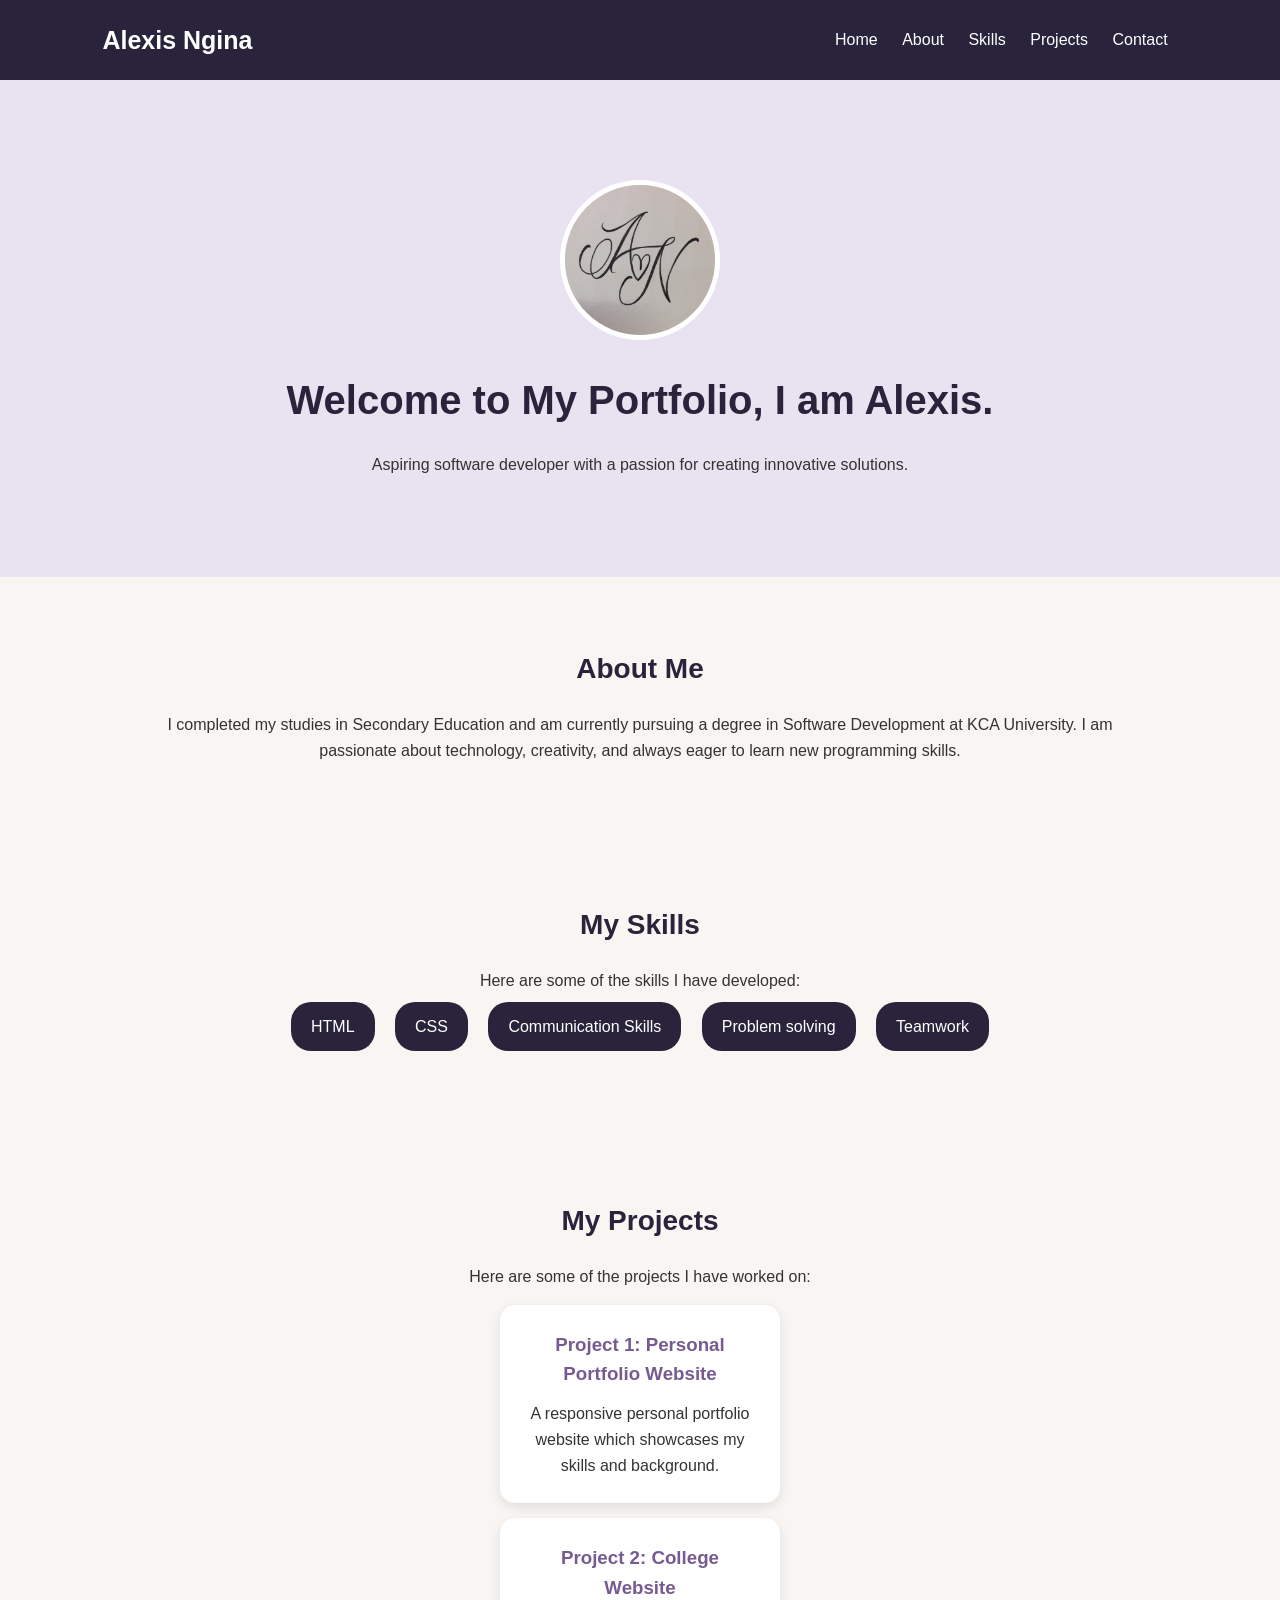
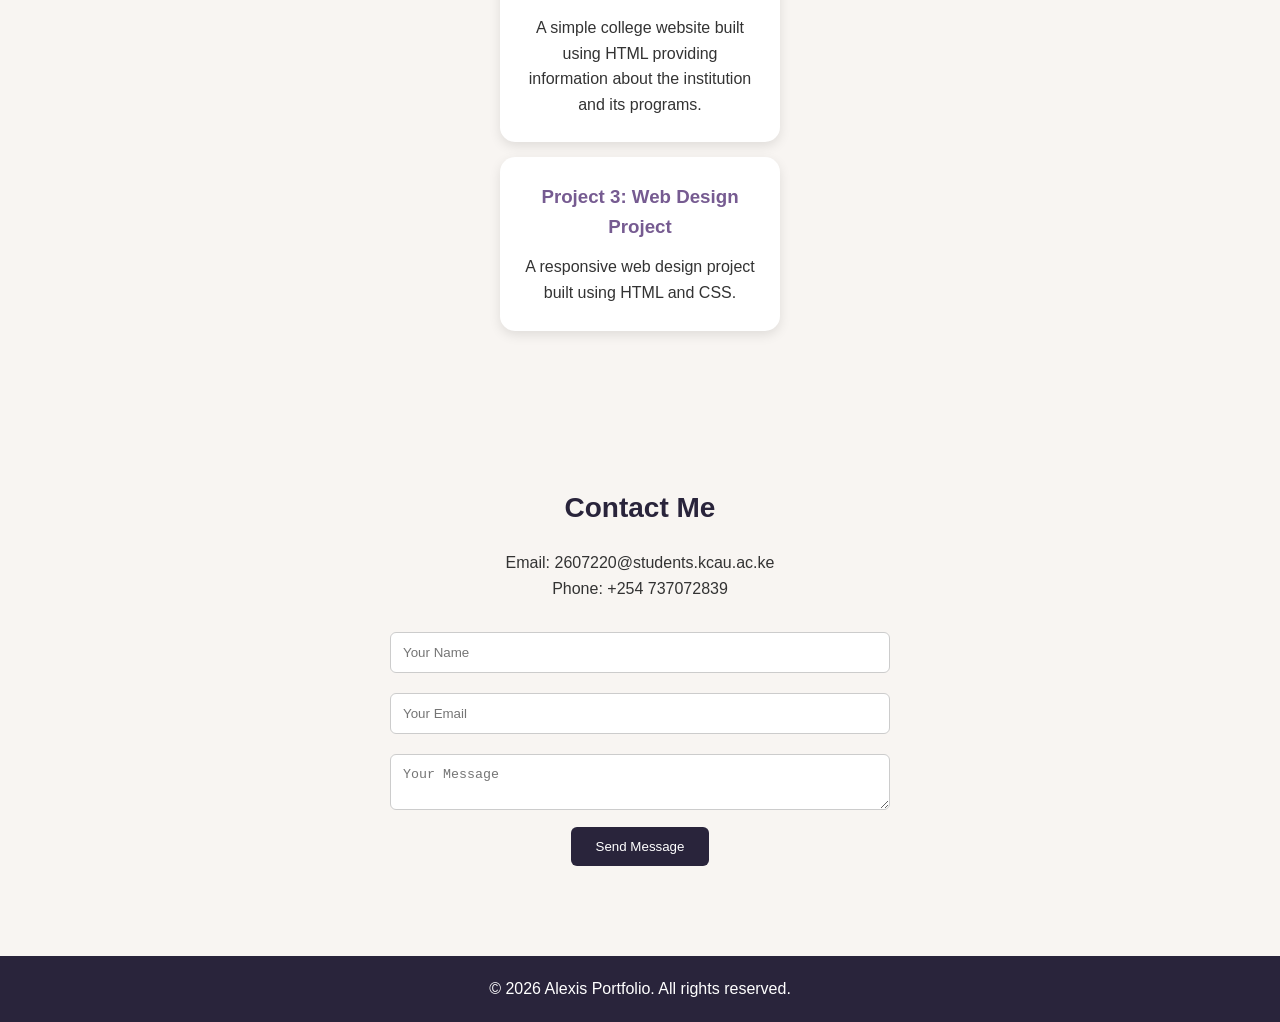
<file: personal portfolio/index.html>
<!DOCTYPE html>
<html lang="en">
<head>
    <meta charset="UTF-8">
    <meta name="viewport" content="width=device-width, initial-scale=1.0">
    <title>Alexis Portfolio</title>
    <link rel="stylesheet" href="style.css">
</head>
<body>
    <header>
        <h1>Alexis Ngina</h1>
        <nav>
            <a href="#home">Home</a>
            <a href="#about">About</a>
            <a href="#skills">Skills</a>
            <a href="#projects">Projects</a>
            <a href="#contact">Contact</a>
        </nav>
    </header>
        <section id="home">
            <img src="images/profile.jpg" alt="Alexis Ngina" class="profile-picture">
            <h2>Welcome to My Portfolio, I am Alexis.</h2>
            <p>Aspiring software developer with a passion for creating innovative solutions.</p>
        </section>

        <section id="about">
            <h2>About Me</h2>
            <p>I completed my studies in Secondary Education and am currently pursuing a degree in Software Development at KCA University. I am passionate about technology, creativity, and always eager to learn new programming skills.</p>
        </section>

        <section id="skills">
            <h2>My Skills</h2>
            <p>Here are some of the skills I have developed:</p>
            <ul>
                <li>HTML</li>
                <li>CSS</li>
                <li>Communication Skills</li>
                <li>Problem solving</li>
                <li>Teamwork</li>
            </ul>
        </section>

        <section id="projects">
            <h2>My Projects</h2>
            <p>Here are some of the projects I have worked on:</p>
            <div class="project">
                <h3>Project 1: Personal Portfolio Website</h3>
                <p>A responsive personal portfolio website which showcases my skills and background.</p>
            </div>
            <div class="project">
                <h3>Project 2: College Website</h3>
                <p>A simple college website built using HTML providing information about the institution and its programs.</p>
            </div>
            <div class="project">
                <h3>Project 3: Web Design Project</h3>
                <p>A responsive web design project built using HTML and CSS.</p>
            </div>
        </section>

        <section id="contact">
            <h2>Contact Me</h2>
            <p>Email: 2607220@students.kcau.ac.ke</p>
            <p>Phone: +254 737072839</p>
            <form>
                <input type="text" placeholder="Your Name" required>
                <input type="email" placeholder="Your Email" required>
                <textarea placeholder="Your Message" required></textarea>
                <button type="submit">Send Message</button>
            </form>
        </section>
        <footer>
            <p>&copy; 2026 Alexis Portfolio. All rights reserved.</p>
        </footer>
        </body>
</html>
</file>
<file: personal portfolio/style.css>
/* General styling */
* {
    margin: 0;
    padding: 0;
    box-sizing: border-box;
    scroll-behavior: smooth;
}

body {
    font-family: Arial, sans-serif;
    background-color: #f8f5f2;
    color: #333;
    line-height: 1.6;
}

/* Header */
header {
    background-color: #29243b;
    color: white;
    padding: 20px 8%;
    display: flex;
    justify-content: space-between;
    align-items: center;
    flex-wrap: wrap;
}

header h1 {
    font-size: 25px;
}

nav a {
    color: white;
    text-decoration: none;
    margin: 10px;
    transition: 0.3s;
}

nav a:hover {
    color: #d6a8e8;
}

/* Sections */
section {
    padding: 70px 10%;
    text-align: center;
}

section h2 {
    color: #29243b;
    margin-bottom: 20px;
    font-size: 28px;
}

/* Home */
#home {
    background-color: #e9e2f0;
    padding: 100px 10%;
}

#home h2 {
    font-size: 40px;
}

/* Skills */
#skills ul {
    list-style: none;
}

#skills li {
    display: inline-block;
    background-color: #29243b;
    color: white;
    padding: 12px 20px;
    margin: 8px;
    border-radius: 20px;
}

/* Projects */
.project {
    background-color: white;
    padding: 25px;
    margin: 15px auto;
    max-width: 600px;
    border-radius: 12px;
    box-shadow: 0 3px 10px rgba(0,0,0,0.1);
    transition: 0.3s;
}

.project:hover {
    transform: translateY(-5px);
}

/* Contact */
form {
    max-width: 500px;
    margin: 20px auto;
}

input, textarea {
    width: 100%;
    padding: 12px;
    margin: 10px 0;
    border: 1px solid #ccc;
    border-radius: 6px;
}

button {
    background-color: #29243b;
    color: white;
    padding: 12px 25px;
    border: none;
    border-radius: 6px;
    cursor: pointer;
}

button:hover {
    background-color: #765b91;
}

/* Footer */
footer {
    background-color: #29243b;
    color: white;
    text-align: center;
    padding: 20px;
}

/* Responsive design */
@media (max-width: 600px) {
    header {
        flex-direction: column;
        gap: 15px;
    }

    nav a {
        display: inline-block;
        margin: 5px;
    }

    #home h2 {
        font-size: 30px;
    }
}
.profile-picture {
    width: 160px;
    height: 160px;
    border-radius: 50%;
    object-fit: cover;
    border: 5px solid white;
    margin-bottom: 20px;
}

.project-container {
    display: flex;
    justify-content: center;
    flex-wrap: wrap;
    gap: 20px;
    margin-top: 30px;
}

.project {
    background: white;
    padding: 25px;
    width: 280px;
    border-radius: 15px;
    box-shadow: 0 4px 12px rgba(0,0,0,0.1);
    transition: 0.3s ease;
}

.project:hover {
    transform: translateY(-8px);
    box-shadow: 0 8px 20px rgba(0,0,0,0.15);
}

.project h3 {
    color: #765b91;
    margin-bottom: 12px;
}
</file>
